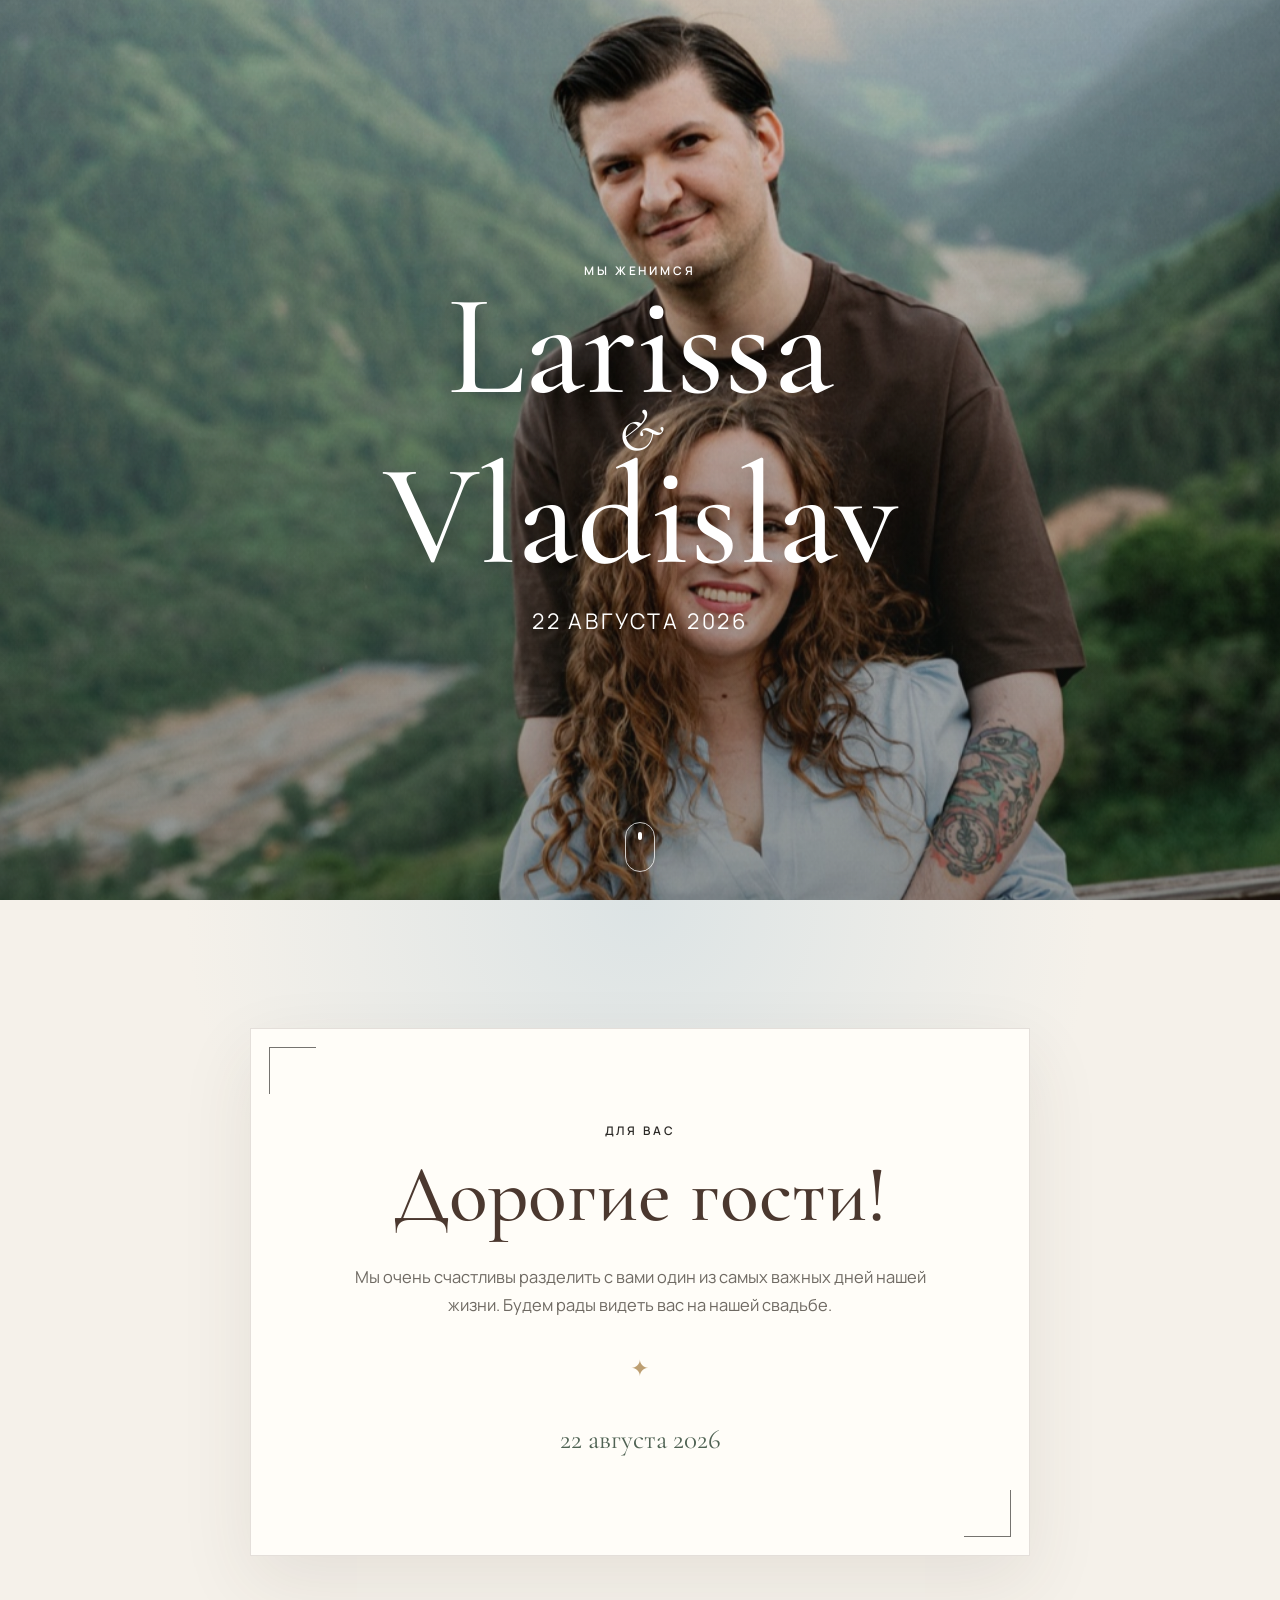
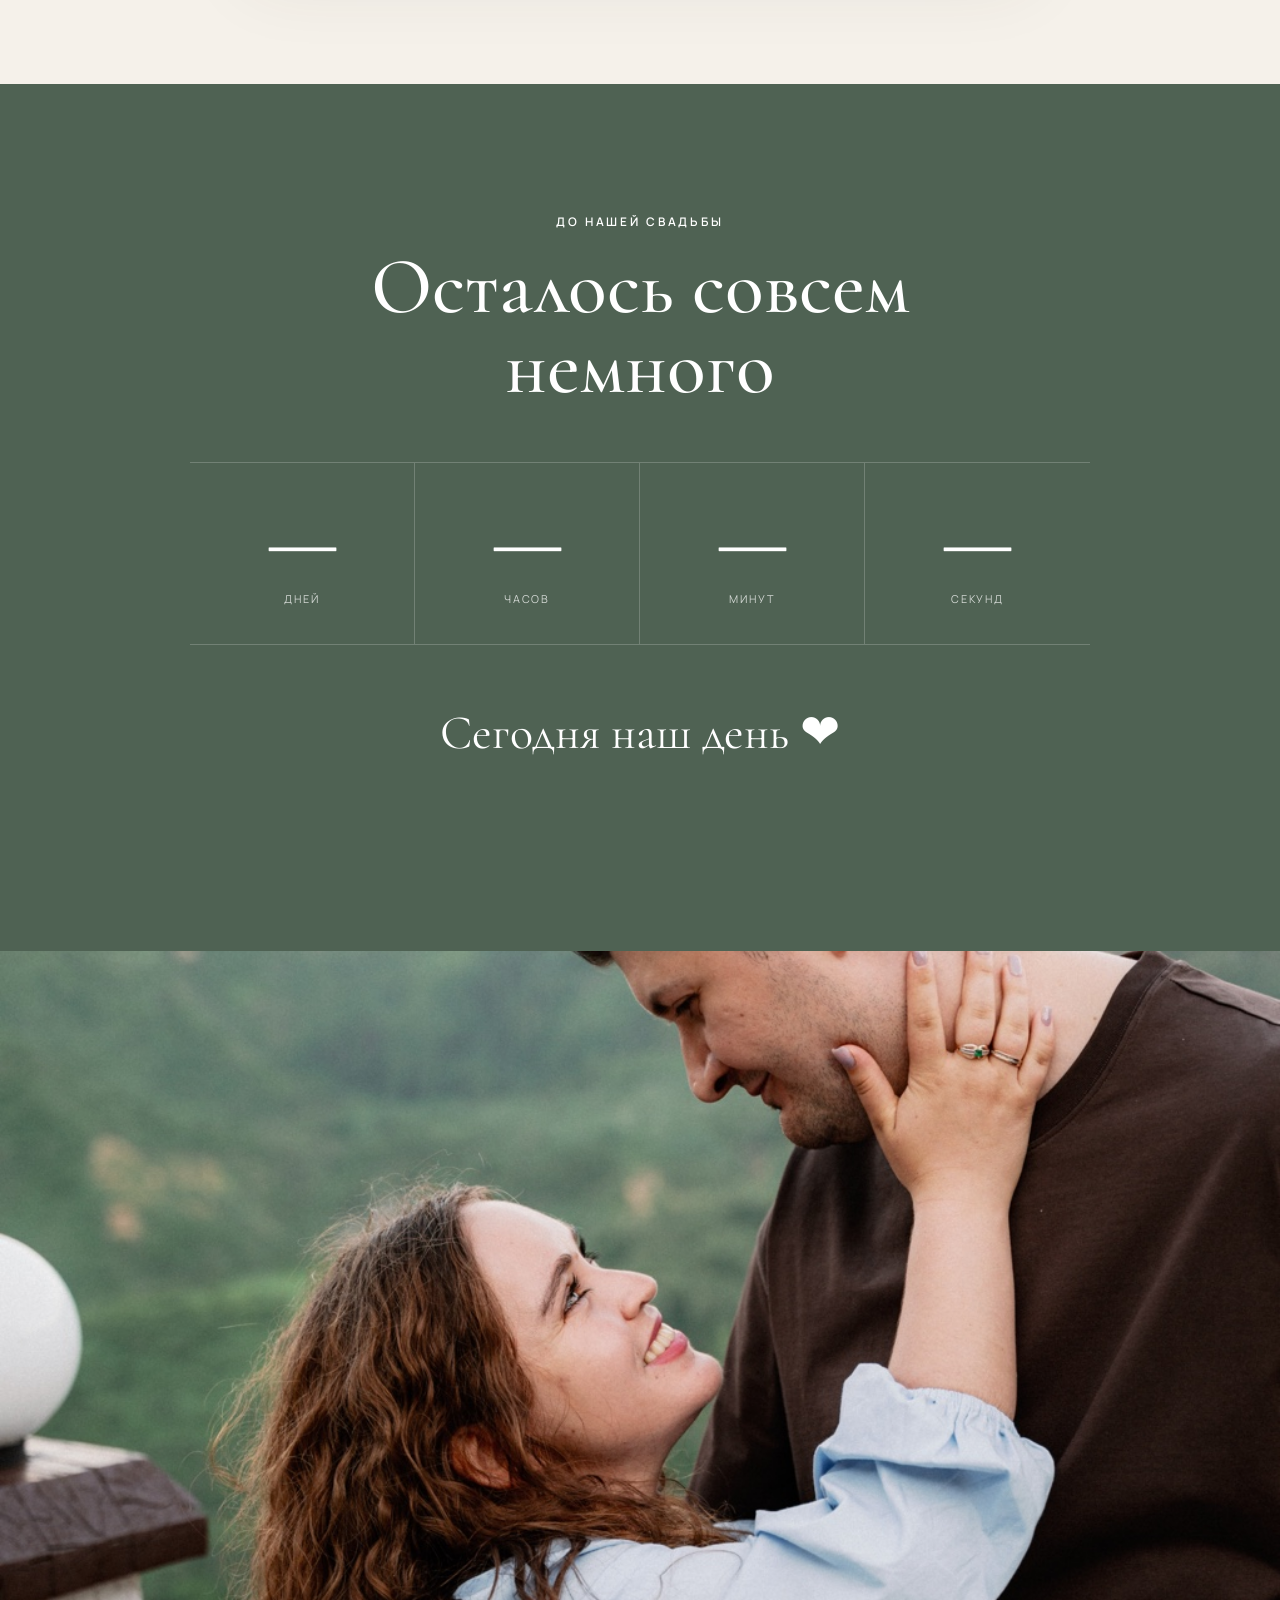
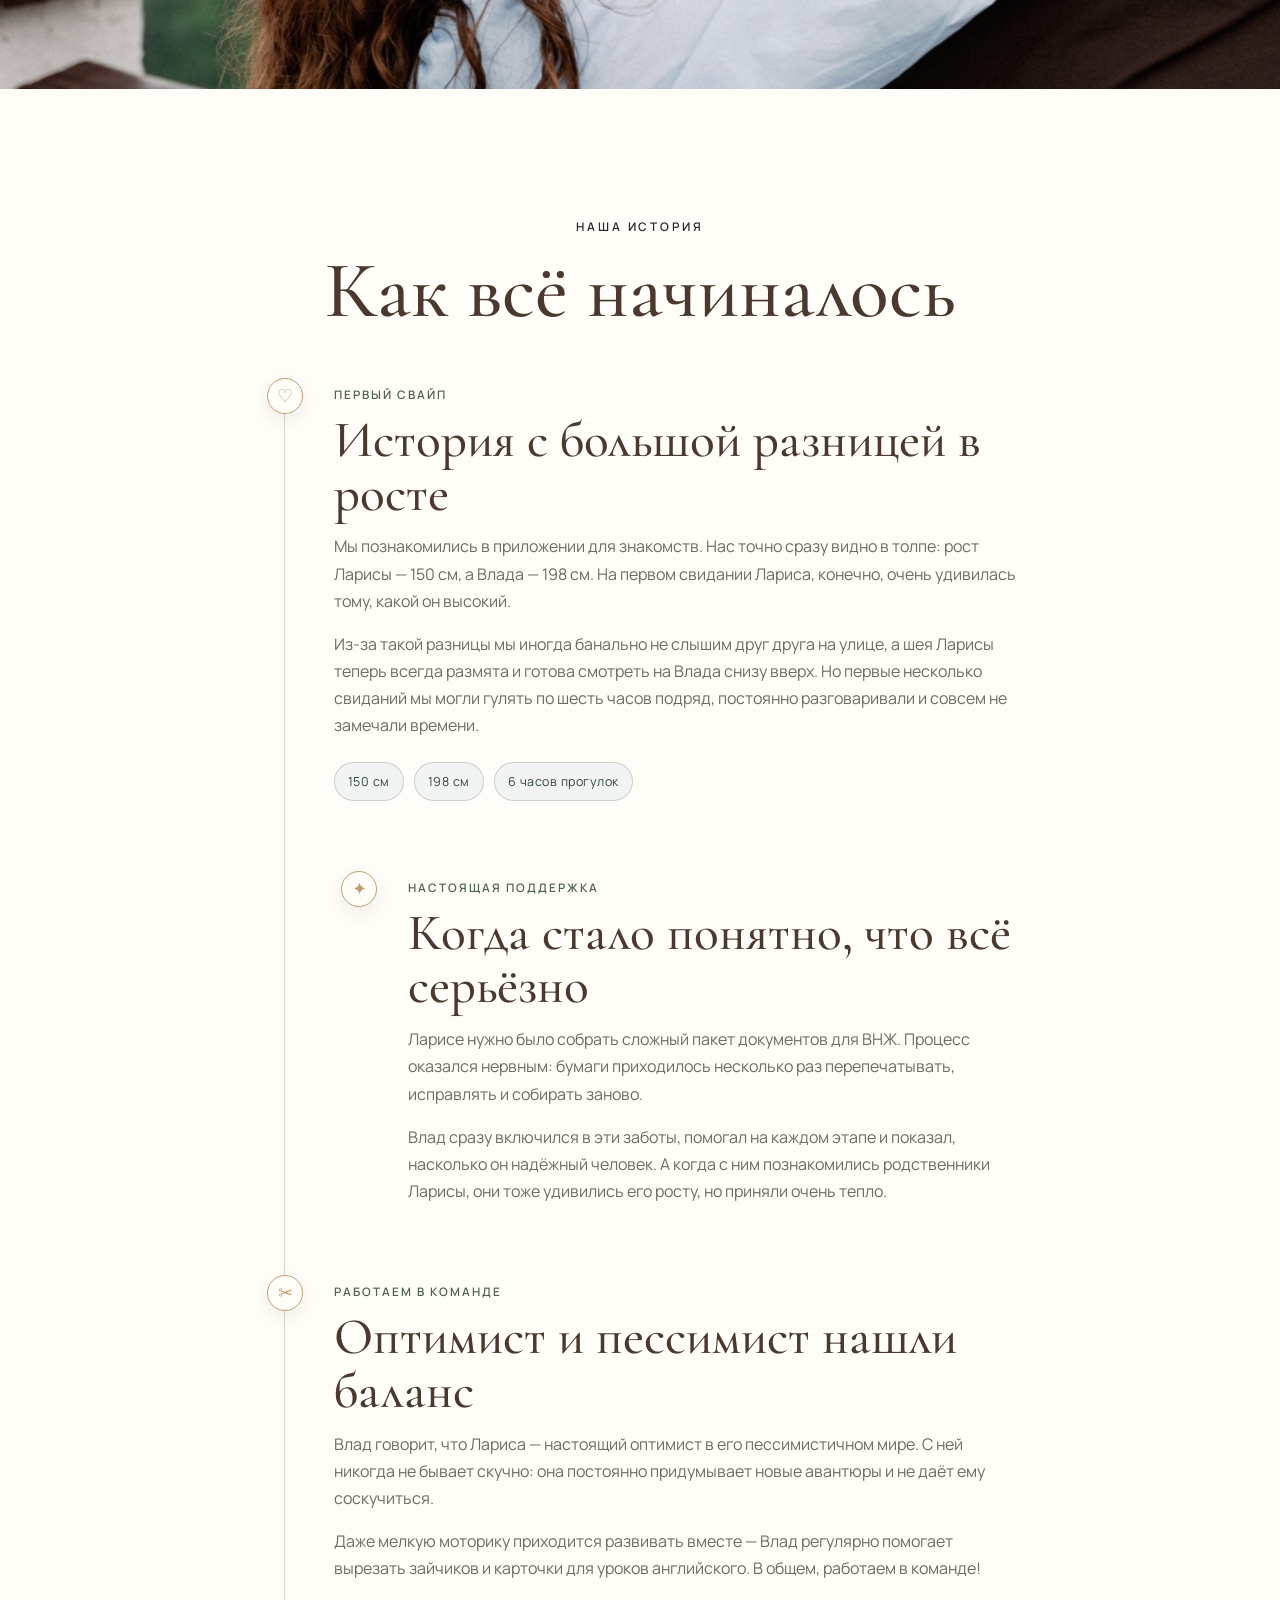
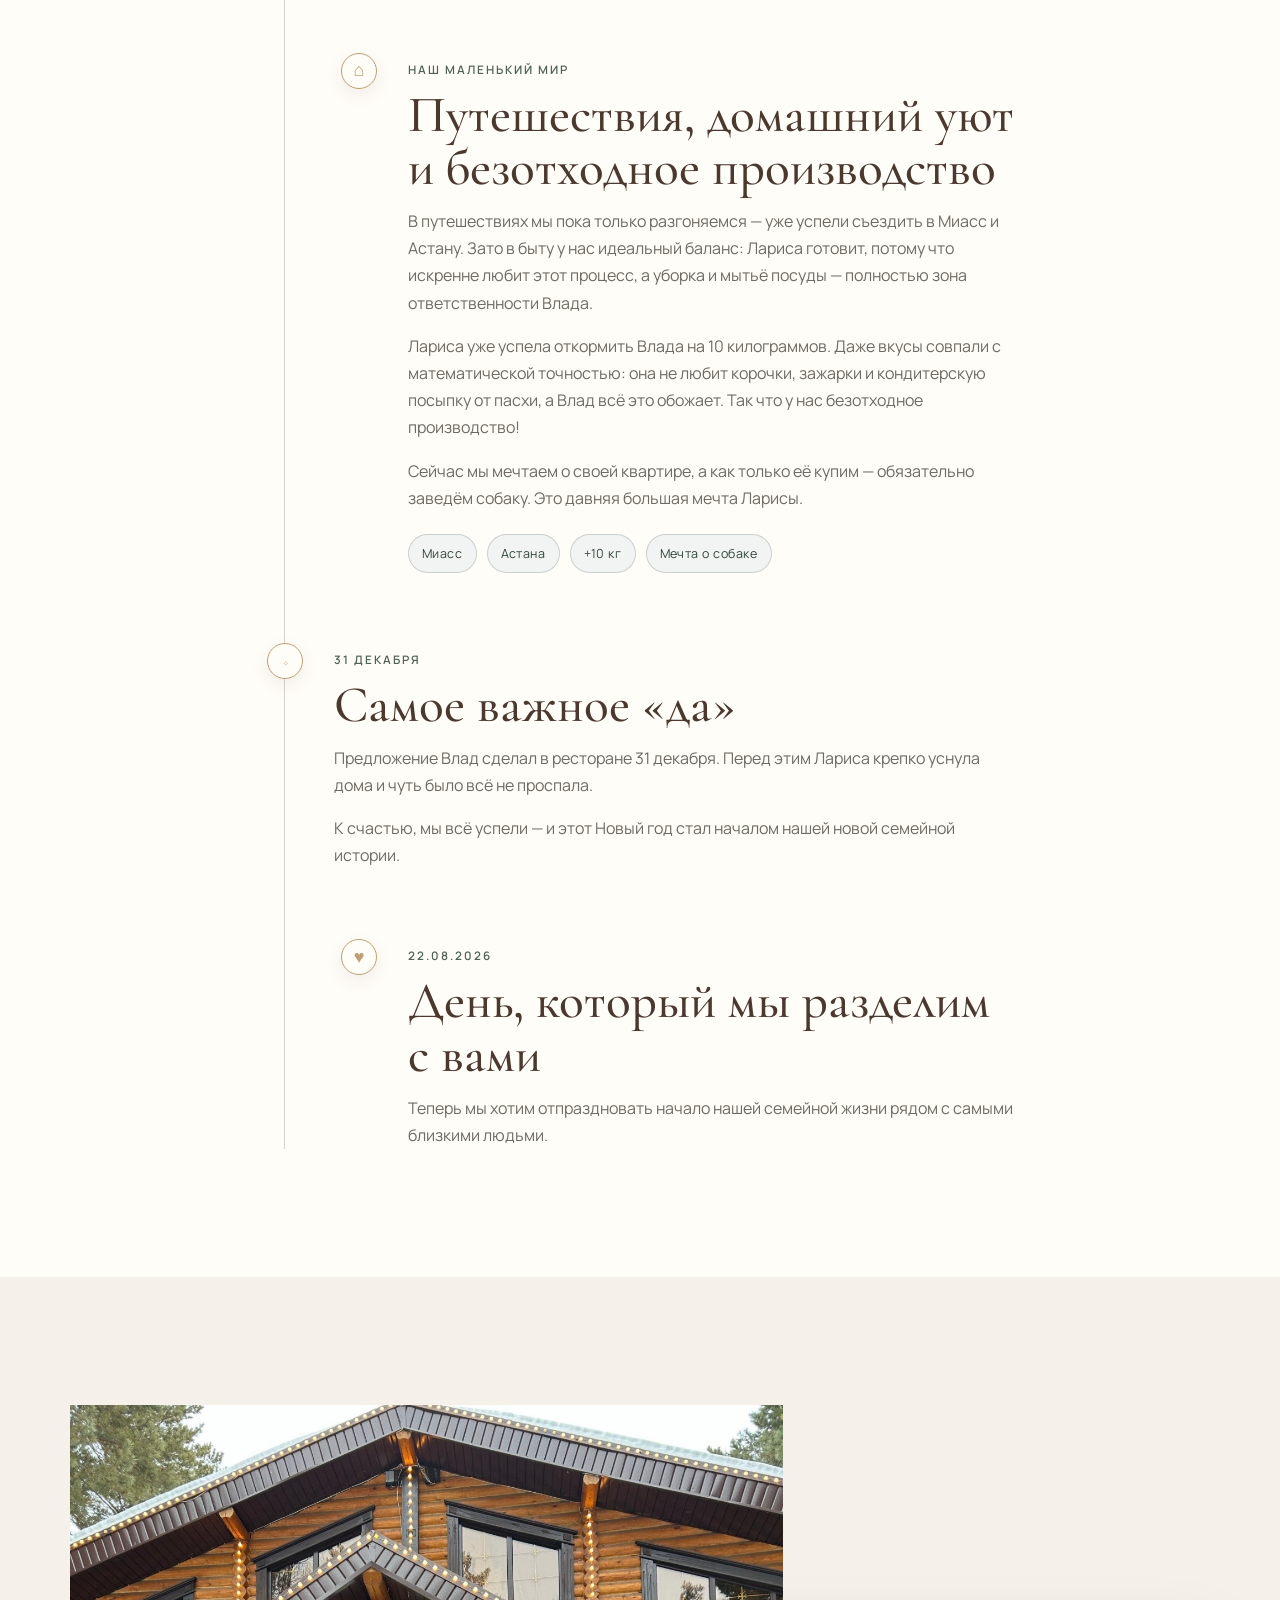
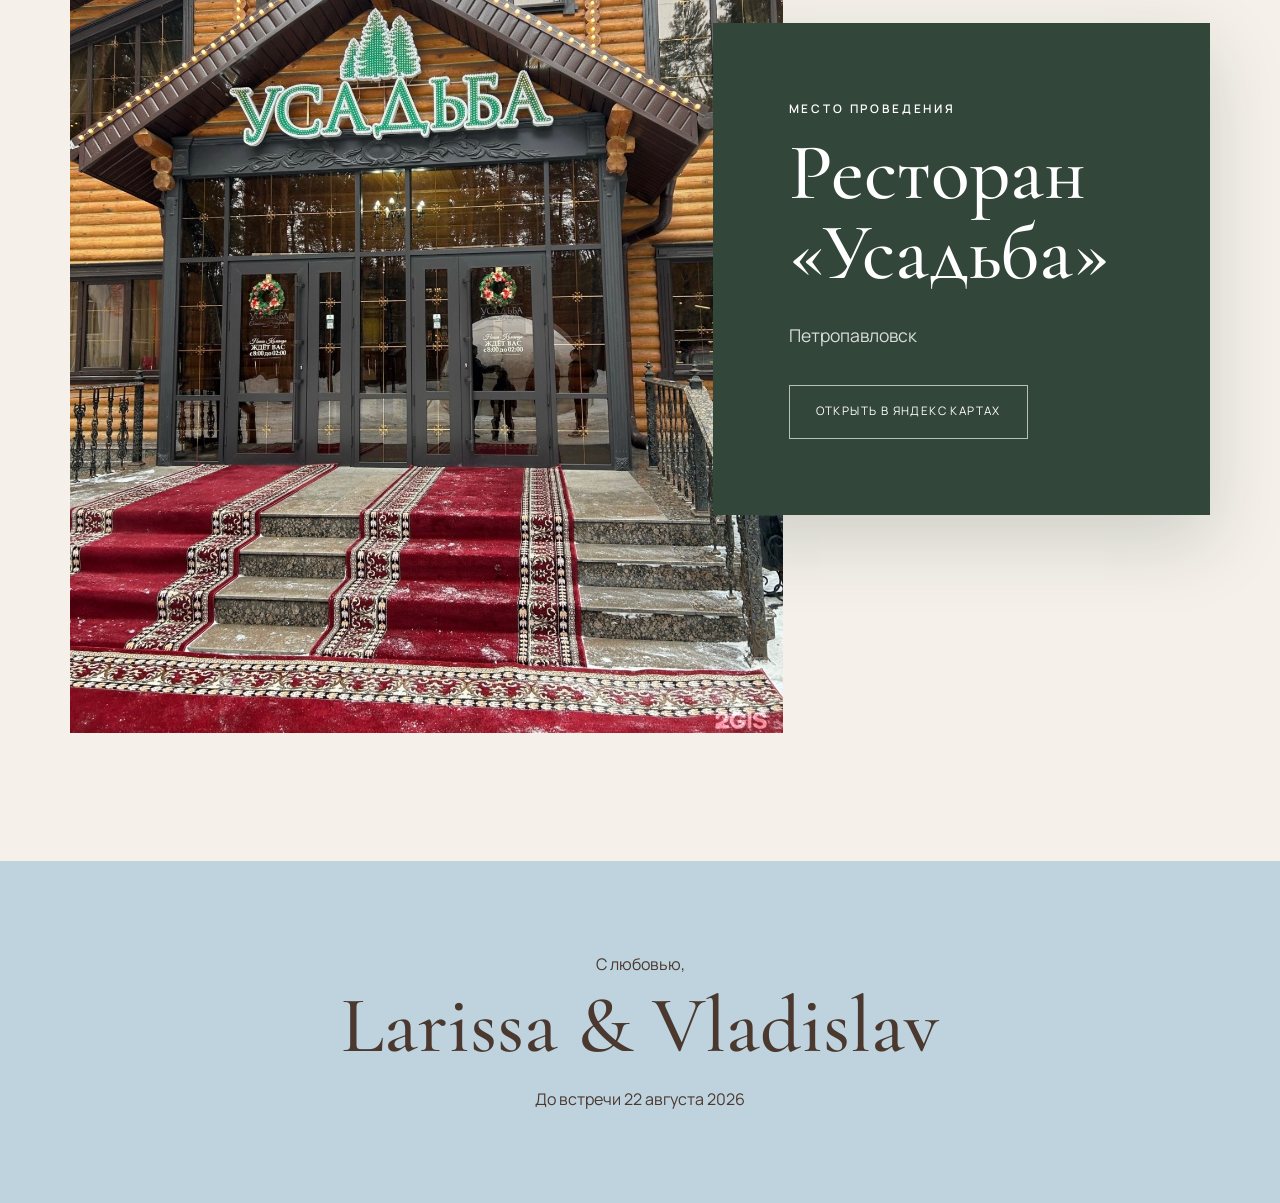
<file: index.html>
<!doctype html>
<html lang="ru">
<head>
  <meta charset="utf-8" />
  <meta name="viewport" content="width=device-width, initial-scale=1" />
  <meta name="theme-color" content="#4f6253" />
  <meta name="description" content="Свадебное приглашение Larissa & Vladislav — 22 августа 2026" />
  <title>Larissa & Vladislav — 22.08.2026</title>
  <link rel="preconnect" href="https://fonts.googleapis.com">
  <link rel="preconnect" href="https://fonts.gstatic.com" crossorigin>
  <link href="https://fonts.googleapis.com/css2?family=Cormorant+Garamond:wght@400;500;600;700&family=Manrope:wght@300;400;500;600&display=swap" rel="stylesheet">
  <link rel="stylesheet" href="styles.css" />
  <script src="config.js" defer></script>
  <script src="script.js" defer></script>
</head>
<body>
  <main>
    <section class="hero" aria-label="Главный экран">
      <img class="hero__image" src="assets/couple-main.jpeg" alt="Larissa и Vladislav на фоне гор" />
      <div class="hero__veil"></div>
      <div class="hero__content reveal">
        <p class="eyebrow">Мы женимся</p>
        <h1><span id="brideName">Larissa</span><em>&amp;</em><span id="groomName">Vladislav</span></h1>
        <p class="hero__date" id="displayDate">22 августа 2026</p>
      </div>
      <a class="scroll-cue" href="#invitation" aria-label="Перейти к приглашению"><span></span></a>
    </section>

    <section class="section invitation" id="invitation">
      <div class="paper-card reveal">
        <p class="eyebrow">Для вас</p>
        <h2 id="guestGreeting">Дорогие гости!</h2>
        <p id="invitationText">Мы очень счастливы разделить с вами один из самых важных дней нашей жизни. Будем рады видеть вас на нашей свадьбе.</p>
        <div class="ornament">✦</div>
        <p class="invitation__date" id="invitationDate">22 августа 2026</p>
      </div>
    </section>

    <section class="section countdown-section" aria-labelledby="countdown-title">
      <div class="section-heading reveal">
        <p class="eyebrow">До нашей свадьбы</p>
        <h2 id="countdown-title">Осталось совсем немного</h2>
      </div>
      <div class="countdown reveal" id="countdown" aria-live="polite">
        <div><strong id="days">—</strong><span>дней</span></div>
        <div><strong id="hours">—</strong><span>часов</span></div>
        <div><strong id="minutes">—</strong><span>минут</span></div>
        <div><strong id="seconds">—</strong><span>секунд</span></div>
      </div>
      <p class="today-message" id="todayMessage" hidden>Сегодня наш день ❤</p>
    </section>

    <section class="story">
      <div class="story__photo-wrap reveal">
        <img src="assets/couple-story.jpeg" alt="Larissa и Vladislav смотрят друг на друга" class="story__photo" />
      </div>
      <div class="story__content section">
        <div class="section-heading reveal">
          <p class="eyebrow">Наша история</p>
          <h2>Как всё начиналось</h2>
        </div>
        <div class="timeline" id="timeline"></div>
      </div>
    </section>

    <section class="section venue" id="venue">
      <div class="venue__image-wrap reveal">
        <img src="assets/venue.jpeg" alt="Ресторан Усадьба в Петропавловске" class="venue__image" />
      </div>
      <div class="venue__card reveal">
        <p class="eyebrow">Место проведения</p>
        <h2 id="venueName">Ресторан «Усадьба»</h2>
        <p id="venueCity">Петропавловск</p>
        <a class="button" id="mapButton" href="#" target="_blank" rel="noopener noreferrer">Открыть в Яндекс Картах</a>
      </div>
    </section>

    <footer class="footer">
      <p>С любовью,</p>
      <h2>Larissa &amp; Vladislav</h2>
      <p>До встречи 22 августа 2026</p>
    </footer>
  </main>
</body>
</html>
</file>
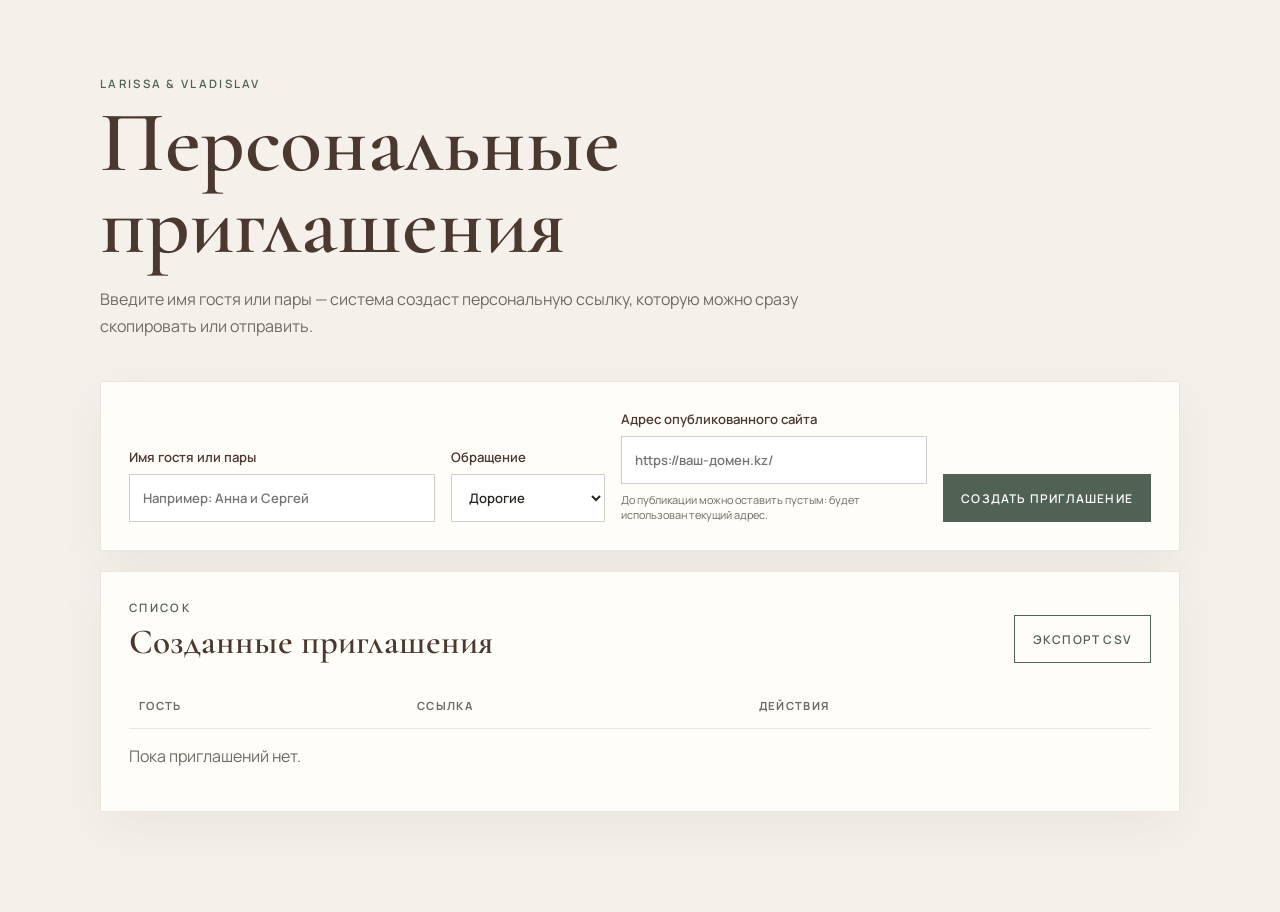
<file: admin.html>
<!doctype html>
<html lang="ru">
<head>
  <meta charset="utf-8" />
  <meta name="viewport" content="width=device-width, initial-scale=1" />
  <title>Администратор приглашений</title>
  <link rel="preconnect" href="https://fonts.googleapis.com">
  <link rel="preconnect" href="https://fonts.gstatic.com" crossorigin>
  <link href="https://fonts.googleapis.com/css2?family=Cormorant+Garamond:wght@500;600&family=Manrope:wght@400;500;600&display=swap" rel="stylesheet">
  <link rel="stylesheet" href="admin.css" />
  <script src="admin.js" defer></script>
</head>
<body>
  <main class="admin-shell">
    <header>
      <p class="eyebrow">Larissa & Vladislav</p>
      <h1>Персональные приглашения</h1>
      <p>Введите имя гостя или пары — система создаст персональную ссылку, которую можно сразу скопировать или отправить.</p>
    </header>

    <section class="panel">
      <form id="guestForm">
        <label>Имя гостя или пары
          <input id="guestName" required placeholder="Например: Анна и Сергей" autocomplete="off" />
        </label>
        <label>Обращение
          <select id="greeting">
            <option value="Дорогие">Дорогие</option>
            <option value="Дорогая">Дорогая</option>
            <option value="Дорогой">Дорогой</option>
            <option value="Уважаемые">Уважаемые</option>
          </select>
        </label>
        <label>Адрес опубликованного сайта
          <input id="siteUrl" type="url" placeholder="https://ваш-домен.kz/" />
          <small>До публикации можно оставить пустым: будет использован текущий адрес.</small>
        </label>
        <button type="submit">Создать приглашение</button>
      </form>
    </section>

    <section class="panel result" id="result" hidden>
      <h2>Ссылка готова</h2>
      <input id="generatedLink" readonly />
      <div class="actions">
        <button id="copyLink" type="button">Скопировать</button>
        <a id="whatsappLink" target="_blank" rel="noopener noreferrer">WhatsApp</a>
        <a id="telegramLink" target="_blank" rel="noopener noreferrer">Telegram</a>
        <a id="previewLink" target="_blank" rel="noopener noreferrer">Открыть приглашение</a>
      </div>
    </section>

    <section class="panel">
      <div class="list-head">
        <div><p class="eyebrow">Список</p><h2>Созданные приглашения</h2></div>
        <button class="secondary" id="exportCsv" type="button">Экспорт CSV</button>
      </div>
      <div class="table-wrap">
        <table>
          <thead><tr><th>Гость</th><th>Ссылка</th><th>Действия</th></tr></thead>
          <tbody id="guestList"></tbody>
        </table>
      </div>
      <p class="empty" id="emptyState">Пока приглашений нет.</p>
    </section>
  </main>
</body>
</html>
</file>
<file: styles.css>
:root {
  --cream: #f5f1ea;
  --paper: #fffdf8;
  --brown: #4b382f;
  --forest: #4f6253;
  --forest-dark: #33463a;
  --blue: #bed3de;
  --gold: #bd9f72;
  --text: #2c2a27;
  --muted: #6f6a63;
  --serif: 'Cormorant Garamond', Georgia, serif;
  --sans: 'Manrope', system-ui, sans-serif;
}
* { box-sizing: border-box; }
html { scroll-behavior: smooth; }
body { margin: 0; background: var(--cream); color: var(--text); font-family: var(--sans); font-weight: 400; line-height: 1.7; }
img { display: block; width: 100%; }
.hero { min-height: 100svh; position: relative; display: grid; place-items: center; overflow: hidden; color: white; }
.hero__image { position: absolute; inset: 0; height: 100%; object-fit: cover; object-position: center 37%; transform: scale(1.02); animation: heroZoom 14s ease-out both; }
.hero__veil { position: absolute; inset: 0; background: linear-gradient(180deg, rgba(22,31,25,.1), rgba(22,31,25,.42)); }
.hero__content { position: relative; z-index: 2; text-align: center; padding: 24px; text-shadow: 0 2px 24px rgba(0,0,0,.28); }
.eyebrow { margin: 0 0 14px; text-transform: uppercase; letter-spacing: .24em; font-size: .74rem; font-weight: 600; }
.hero h1 { margin: 0; font-family: var(--serif); font-size: clamp(4.2rem, 12vw, 9rem); font-weight: 500; line-height: .72; display: flex; flex-direction: column; }
.hero h1 em { font-size: .42em; font-weight: 400; line-height: 1.1; }
.hero__date { margin: 34px 0 0; font-size: clamp(1rem, 2.8vw, 1.35rem); letter-spacing: .13em; text-transform: uppercase; }
.scroll-cue { position: absolute; z-index: 2; left: 50%; bottom: 28px; width: 30px; height: 50px; border: 1px solid rgba(255,255,255,.75); border-radius: 18px; transform: translateX(-50%); }
.scroll-cue span { width: 4px; height: 8px; border-radius: 4px; background: white; position: absolute; left: 50%; top: 9px; transform: translateX(-50%); animation: scrollCue 1.8s infinite; }
.section { padding: clamp(76px, 10vw, 140px) 20px; }
.invitation { display: grid; place-items: center; background: radial-gradient(circle at top, rgba(190,211,222,.45), transparent 45%); }
.paper-card { width: min(780px, 100%); background: var(--paper); padding: clamp(48px, 8vw, 92px) clamp(25px, 8vw, 90px); text-align: center; border: 1px solid rgba(75,56,47,.15); box-shadow: 0 26px 70px rgba(66,54,43,.09); position: relative; }
.paper-card::before, .paper-card::after { content: ''; position: absolute; width: 46px; height: 46px; border-color: var(--gold); opacity: .65; }
.paper-card::before { left: 18px; top: 18px; border-left: 1px solid; border-top: 1px solid; }
.paper-card::after { right: 18px; bottom: 18px; border-right: 1px solid; border-bottom: 1px solid; }
h2 { font-family: var(--serif); color: var(--brown); font-size: clamp(2.7rem, 7vw, 5rem); line-height: 1; font-weight: 500; margin: 0 0 28px; }
.paper-card p:not(.eyebrow):not(.invitation__date) { max-width: 580px; margin: 0 auto; color: var(--muted); font-size: 1.03rem; }
.ornament { color: var(--gold); font-size: 1.4rem; margin: 30px 0; }
.invitation__date { font-family: var(--serif); font-size: 1.7rem; color: var(--forest); margin: 0; }
.countdown-section { background: var(--forest); color: white; text-align: center; }
.countdown-section h2 { color: white; }
.section-heading { text-align: center; max-width: 760px; margin: 0 auto 55px; }
.countdown { width: min(900px, 100%); margin: 0 auto; display: grid; grid-template-columns: repeat(4, 1fr); border-top: 1px solid rgba(255,255,255,.2); border-bottom: 1px solid rgba(255,255,255,.2); }
.countdown div { padding: 36px 10px; border-right: 1px solid rgba(255,255,255,.2); }
.countdown div:last-child { border-right: 0; }
.countdown strong { font-family: var(--serif); font-size: clamp(3rem, 8vw, 5.5rem); line-height: .9; display: block; font-weight: 500; }
.countdown span { display: block; margin-top: 12px; text-transform: uppercase; letter-spacing: .17em; font-size: .68rem; opacity: .74; }
.today-message { font-family: var(--serif); font-size: 3rem; }
.story { background: var(--paper); }
.story__photo-wrap { height: min(82vh, 920px); overflow: hidden; }
.story__photo { height: 100%; object-fit: cover; object-position: center 46%; }
.story__content { max-width: 1020px; margin: 0 auto; }
.timeline { position: relative; max-width: 760px; margin: 0 auto; }
.timeline::before { content: ''; position: absolute; left: 24px; top: 0; bottom: 0; width: 1px; background: rgba(75,56,47,.22); }
.timeline-item { position: relative; padding: 0 0 58px 74px; }
.timeline-item:last-child { padding-bottom: 0; }
.timeline-item::before { content: '♡'; position: absolute; left: 9px; top: -6px; width: 31px; height: 31px; border: 1px solid var(--gold); border-radius: 50%; background: var(--paper); color: var(--gold); display: grid; place-items: center; font-size: 16px; }
.timeline-item__year { color: var(--forest); text-transform: uppercase; letter-spacing: .17em; font-size: .73rem; font-weight: 600; }
.timeline-item h3 { font-family: var(--serif); font-size: clamp(2rem, 5vw, 3.2rem); line-height: 1.05; margin: 8px 0 12px; color: var(--brown); font-weight: 500; }
.timeline-item p { margin: 0; color: var(--muted); }
.venue { max-width: 1180px; margin: 0 auto; display: grid; grid-template-columns: 1.25fr .75fr; align-items: center; gap: 0; }
.venue__image-wrap { min-height: 620px; }
.venue__image { height: 100%; min-height: 620px; object-fit: cover; }
.venue__card { background: var(--forest-dark); color: white; padding: clamp(42px, 7vw, 76px); margin-left: -70px; position: relative; box-shadow: 0 26px 70px rgba(20,36,27,.17); }
.venue__card h2 { color: white; }
.venue__card > p:not(.eyebrow) { font-size: 1.1rem; margin-bottom: 34px; opacity: .82; }
.button { display: inline-flex; justify-content: center; align-items: center; min-height: 54px; padding: 0 26px; border: 1px solid rgba(255,255,255,.65); color: white; text-decoration: none; text-transform: uppercase; letter-spacing: .12em; font-size: .73rem; transition: .25s ease; }
.button:hover { background: white; color: var(--forest-dark); }
.footer { text-align: center; padding: 90px 20px; background: var(--blue); color: var(--brown); }
.footer h2 { margin: 8px 0 20px; }
.footer p { margin: 0; }
.reveal { opacity: 0; transform: translateY(24px); transition: opacity .9s ease, transform .9s ease; }
.reveal.is-visible { opacity: 1; transform: none; }
@keyframes heroZoom { from { transform: scale(1.08); } to { transform: scale(1.02); } }
@keyframes scrollCue { 0% { opacity: 0; transform: translate(-50%,0); } 35% { opacity: 1; } 100% { opacity: 0; transform: translate(-50%,20px); } }
@media (max-width: 760px) {
  .hero__image { object-position: center 40%; }
  .countdown { grid-template-columns: repeat(2, 1fr); }
  .countdown div:nth-child(2) { border-right: 0; }
  .countdown div:nth-child(-n+2) { border-bottom: 1px solid rgba(255,255,255,.2); }
  .venue { display: block; padding-inline: 0; }
  .venue__image-wrap, .venue__image { min-height: 480px; }
  .venue__card { margin: -70px 20px 0; }
}
@media (prefers-reduced-motion: reduce) {
  * { scroll-behavior: auto !important; animation: none !important; transition: none !important; }
  .reveal { opacity: 1; transform: none; }
}

/* Расширенная интерактивная история */
.timeline-item::before { display: none; }
.timeline-item__marker {
  position: absolute;
  left: 7px;
  top: -8px;
  width: 36px;
  height: 36px;
  border: 1px solid var(--gold);
  border-radius: 50%;
  background: var(--paper);
  color: var(--gold);
  display: grid;
  place-items: center;
  font-family: var(--serif);
  font-size: 18px;
  box-shadow: 0 6px 18px rgba(75,56,47,.08);
}
.timeline-item__text p { margin: 0 0 16px; color: var(--muted); }
.timeline-item__text p:last-child { margin-bottom: 0; }
.story-facts { display: flex; flex-wrap: wrap; gap: 10px; margin-top: 22px; }
.story-facts[hidden] { display: none; }
.story-facts span {
  padding: 8px 13px;
  border: 1px solid rgba(79,98,83,.24);
  border-radius: 999px;
  color: var(--forest-dark);
  background: rgba(190,211,222,.2);
  font-size: .78rem;
  letter-spacing: .04em;
}
@media (min-width: 900px) {
  .timeline-item { padding-bottom: 78px; }
  .timeline-item:nth-child(even) {
    margin-left: 74px;
    padding-left: 74px;
  }
}
</file>
<file: admin.css>
:root { --cream:#f5f1ea; --paper:#fffdf8; --brown:#4b382f; --forest:#4f6253; --gold:#bd9f72; --muted:#6f6a63; --serif:'Cormorant Garamond',serif; --sans:'Manrope',sans-serif; }
*{box-sizing:border-box} body{margin:0;background:var(--cream);color:#292723;font-family:var(--sans)}
.admin-shell{width:min(1080px,calc(100% - 32px));margin:0 auto;padding:64px 0 100px} header{max-width:760px;margin-bottom:40px} h1,h2{font-family:var(--serif);color:var(--brown);font-weight:600} h1{font-size:clamp(3rem,7vw,5.4rem);line-height:.95;margin:8px 0 20px} h2{font-size:2.2rem;margin:0}.eyebrow{text-transform:uppercase;letter-spacing:.2em;font-size:.72rem;font-weight:600;color:var(--forest)} header>p:last-child{color:var(--muted);line-height:1.7}.panel{background:var(--paper);border:1px solid rgba(75,56,47,.12);padding:28px;margin-top:20px;box-shadow:0 15px 45px rgba(65,50,39,.06)}form{display:grid;grid-template-columns:1fr .5fr 1fr auto;gap:16px;align-items:end}label{font-size:.82rem;font-weight:600;color:var(--brown);display:grid;gap:8px}input,select{width:100%;min-height:48px;border:1px solid rgba(75,56,47,.25);background:white;padding:0 13px;font:inherit;color:#292723}small{font-weight:400;color:var(--muted);line-height:1.4}button,.actions a{border:0;min-height:48px;padding:0 18px;background:var(--forest);color:white;font:600 .75rem var(--sans);text-transform:uppercase;letter-spacing:.1em;display:inline-flex;align-items:center;justify-content:center;text-decoration:none;cursor:pointer}.secondary{background:transparent;color:var(--forest);border:1px solid var(--forest)}.result input{margin:18px 0}.actions{display:flex;flex-wrap:wrap;gap:10px}.list-head{display:flex;align-items:end;justify-content:space-between;gap:20px;margin-bottom:20px}.list-head .eyebrow{margin:0 0 5px}.table-wrap{overflow:auto}table{width:100%;border-collapse:collapse;min-width:700px}th,td{text-align:left;padding:15px 10px;border-bottom:1px solid rgba(75,56,47,.12);vertical-align:middle}th{font-size:.7rem;text-transform:uppercase;letter-spacing:.12em;color:var(--muted)}td:nth-child(2){font-size:.8rem;color:var(--muted);max-width:430px;white-space:nowrap;overflow:hidden;text-overflow:ellipsis}.row-actions{display:flex;gap:8px}.row-actions button{min-height:36px;padding:0 12px}.delete{background:#8a4d45!important}.empty{color:var(--muted)}
@media(max-width:900px){form{grid-template-columns:1fr 1fr}form button{grid-column:1/-1}}@media(max-width:600px){.admin-shell{padding-top:35px}.panel{padding:20px}form{grid-template-columns:1fr}.list-head{align-items:flex-start;flex-direction:column}.actions>*{flex:1 1 140px}}
</file>
